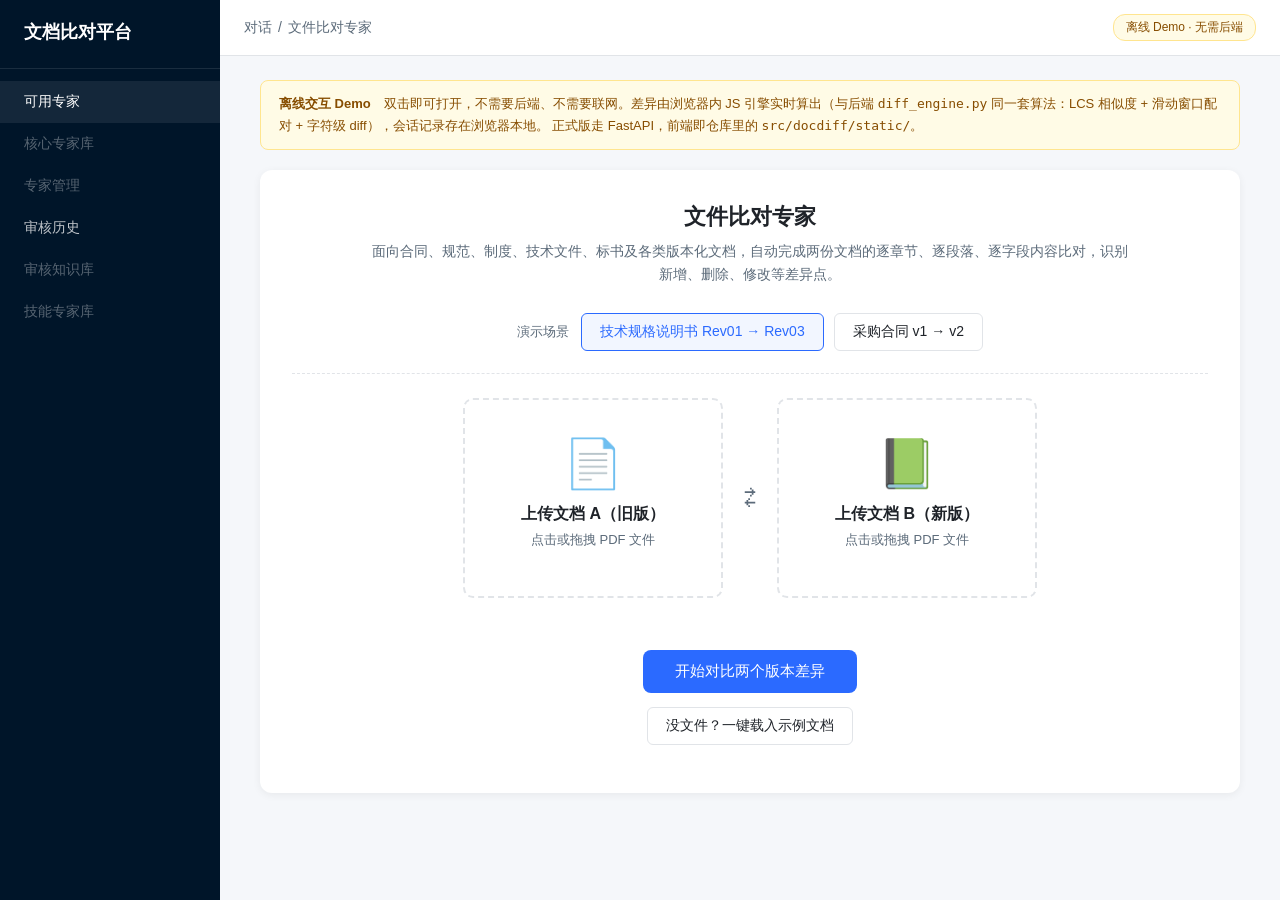
<file: samples/ui-demo.html>
<!DOCTYPE html>
<html lang="zh-CN">
<head>
<meta charset="UTF-8" />
<meta name="viewport" content="width=device-width, initial-scale=1.0" />
<title>文件比对专家 · 离线交互 Demo</title>
<style>
:root{--primary:#2b6aff;--primary-hover:#1b5af0;--bg:#f5f7fa;--sidebar-bg:#001529;--card-bg:#fff;--text:#1f2329;--text-secondary:#5c6b7a;--border:#e1e4e8;--success:#00b578;--warning:#faad14;--danger:#ff4d4f}
*{box-sizing:border-box}
html,body{margin:0;padding:0;height:100%;font-family:-apple-system,BlinkMacSystemFont,"Segoe UI",Roboto,"PingFang SC","Microsoft YaHei",sans-serif;background:var(--bg);color:var(--text)}
.app{display:flex;height:100vh;overflow:hidden}
.sidebar{width:220px;background:var(--sidebar-bg);color:#fff;flex-shrink:0;padding:20px 0}
.logo{font-size:18px;font-weight:600;padding:0 24px 24px;border-bottom:1px solid rgba(255,255,255,.1)}
nav{margin-top:12px}
.nav-item{display:block;padding:12px 24px;color:rgba(255,255,255,.75);text-decoration:none;font-size:14px;cursor:pointer}
.nav-item:hover,.nav-item.active{color:#fff;background:rgba(255,255,255,.08)}
.nav-item.dim{cursor:default;opacity:.45}
.nav-item.dim:hover{background:none;color:rgba(255,255,255,.75)}
.main{flex:1;display:flex;flex-direction:column;overflow:hidden}
.topbar{height:56px;background:#fff;border-bottom:1px solid var(--border);display:flex;align-items:center;justify-content:space-between;padding:0 24px}
.breadcrumb{color:var(--text-secondary);font-size:14px}
.breadcrumb span{margin-right:6px}
.topbar-tag{font-size:12px;color:#874d00;background:#fffbe6;border:1px solid #ffe58f;border-radius:12px;padding:4px 12px}
.workspace{flex:1;overflow-y:auto;padding:24px}
.card{background:var(--card-bg);border-radius:12px;box-shadow:0 2px 8px rgba(0,0,0,.06);padding:32px;max-width:980px;margin:0 auto 20px}
.card-title{font-size:22px;margin:0 0 8px;text-align:center}
.card-desc{color:var(--text-secondary);text-align:center;max-width:760px;margin:0 auto 28px;font-size:14px;line-height:1.6}
.scenario-row{display:flex;align-items:center;justify-content:center;gap:10px;flex-wrap:wrap;margin-bottom:24px;padding-bottom:22px;border-bottom:1px dashed var(--border)}
.scenario-label{font-size:13px;color:var(--text-secondary);margin-right:2px}
.scenario-btn{font-size:13px;padding:7px 14px}
.scenario-btn.on{border-color:var(--primary);color:var(--primary);background:rgba(43,106,255,.06)}
.upload-row{display:flex;align-items:center;justify-content:center;gap:20px;margin-bottom:20px}
.upload-box{width:260px;height:200px;border:2px dashed var(--border);border-radius:10px;display:flex;flex-direction:column;align-items:center;justify-content:center;cursor:pointer;transition:border-color .2s,background .2s}
.upload-box:hover,.upload-box.dragover{border-color:var(--primary);background:rgba(43,106,255,.03)}
.upload-box.has-file{border-color:var(--success);background:rgba(0,181,120,.04)}
.upload-icon{font-size:48px;margin-bottom:12px}
.upload-title{font-weight:600;margin-bottom:6px}
.upload-hint{font-size:13px;color:var(--text-secondary)}
.file-name{margin-top:10px;font-size:13px;color:var(--success);max-width:220px;overflow:hidden;text-overflow:ellipsis;white-space:nowrap}
.upload-vs{font-size:28px;color:var(--text-secondary)}
.file-note{text-align:center;color:var(--text-secondary);font-size:12.5px;min-height:18px;margin-bottom:14px}
.primary-btn{display:block;margin:0 auto;padding:12px 32px;background:var(--primary);color:#fff;border:none;border-radius:8px;font-size:15px;cursor:pointer}
.primary-btn:hover:not(:disabled){background:var(--primary-hover)}
.primary-btn:disabled{background:#b7c4e0;cursor:not-allowed}
.secondary-btn{padding:9px 18px;background:#fff;color:var(--text);border:1px solid var(--border);border-radius:6px;font-size:14px;cursor:pointer}
.secondary-btn:hover{border-color:var(--primary);color:var(--primary)}
.error-msg{color:var(--danger);text-align:center;margin-top:16px;font-size:14px}
.hidden{display:none !important}
.result-header{display:flex;justify-content:space-between;align-items:flex-start;margin-bottom:20px}
.status-badge{display:inline-block;padding:6px 14px;border-radius:20px;font-size:13px;font-weight:600}
.status-badge.success{background:rgba(0,181,120,.12);color:var(--success)}
.status-badge.error{background:rgba(255,77,79,.1);color:var(--danger)}
.meta{margin-top:8px;color:var(--text-secondary);font-size:13px}
.stats{display:flex;gap:10px}
.stat-badge{padding:6px 14px;border-radius:20px;font-size:13px;font-weight:500}
.stat-badge.similar{background:#e6f7f0;color:var(--success)}
.stat-badge.modified{background:#fff7e6;color:var(--warning)}
.stat-badge.added{background:#e6f4ff;color:var(--primary)}
.stat-badge.deleted{background:#fff1f0;color:var(--danger)}
.action-bar{display:flex;gap:12px;justify-content:center;margin-bottom:24px;flex-wrap:wrap}
.action-bar .primary-btn{margin:0}
.summary-box{background:#f8fafc;border:1px solid var(--border);border-radius:8px;padding:16px 20px;font-size:14px;line-height:1.7;margin-bottom:24px}
.chat-section{border-top:1px solid var(--border);padding-top:20px}
.chat-title{font-weight:600;margin-bottom:12px}
.chat-hints{display:flex;gap:8px;flex-wrap:wrap;margin-bottom:10px}
.chat-hint{padding:5px 12px;border-radius:14px;border:1px solid var(--border);background:#fff;font-size:12px;color:var(--text-secondary);cursor:pointer}
.chat-hint:hover{border-color:var(--primary);color:var(--primary)}
.chat-history{max-height:300px;overflow-y:auto;background:#f8fafc;border-radius:8px;padding:12px;margin-bottom:12px}
.chat-bubble{margin-bottom:10px;padding:10px 14px;border-radius:10px;font-size:14px;line-height:1.6;max-width:88%;white-space:pre-wrap}
.chat-bubble.user{background:var(--primary);color:#fff;margin-left:auto;border-bottom-right-radius:2px}
.chat-bubble.assistant{background:#fff;border:1px solid var(--border);border-bottom-left-radius:2px}
.chat-bubble.pending{color:var(--text-secondary)}
.bubble-ts{display:block;margin-top:4px;font-size:11px;opacity:.65}
.chat-input-row{display:flex;gap:10px}
.chat-input-row input{flex:1;padding:10px 14px;border:1px solid var(--border);border-radius:8px;font-size:14px}
.chat-input-row button{margin:0;padding:10px 22px}
.report-toolbar{display:flex;align-items:center;justify-content:space-between;margin-bottom:20px}
.report-title{font-size:18px;font-weight:600}
.report-body{line-height:1.8;font-size:14px}
.report-body h1{font-size:22px;border-bottom:2px solid var(--border);padding-bottom:10px}
.report-body h2{font-size:18px;margin-top:28px}
.report-body h3{font-size:15px;margin-top:18px}
.report-body ul{padding-left:20px}
.report-body .diff-del{background:#ffe6e6;text-decoration:line-through}
.report-body .diff-ins{background:#e6ffe6;text-decoration:underline}
.locate-panel{border:1px solid var(--border);border-radius:10px;padding:16px 18px;margin-bottom:24px;background:#fcfdff}
.locate-head{margin-bottom:14px}
.locate-title{font-size:16px;font-weight:600}
.locate-hint{font-size:13px;color:var(--text-secondary);margin-top:4px}
.locate-list{display:flex;flex-direction:column;gap:12px}
.locate-card{border:1px solid var(--border);border-radius:8px;background:#fff;padding:12px 14px}
.locate-card.flash{animation:locate-flash 1.6s ease;border-color:var(--primary)}
@keyframes locate-flash{0%,100%{box-shadow:none}20%,60%{box-shadow:0 0 0 3px rgba(43,106,255,.18)}}
.locate-card-head{display:flex;align-items:center;gap:8px;flex-wrap:wrap}
.locate-idx{font-weight:600;font-size:14px}
.locate-status{font-size:12px;padding:2px 8px;border-radius:10px;background:#f0f2f7;color:var(--text-secondary)}
.locate-status.s-modified{background:rgba(250,173,20,.14);color:#b07800}
.locate-status.s-added{background:rgba(0,181,120,.14);color:#00875a}
.locate-status.s-deleted{background:rgba(255,77,79,.12);color:var(--danger)}
.page-badge{font-size:12px;padding:2px 8px;border-radius:10px;border:1px solid var(--border);color:var(--text-secondary)}
.locate-reason{font-size:13px;color:var(--text-secondary);margin:8px 0 10px}
.locate-cols{display:grid;grid-template-columns:1fr 1fr;gap:12px}
@media (max-width:720px){.locate-cols{grid-template-columns:1fr}}
.locate-col-title{font-size:12px;color:var(--text-secondary);margin-bottom:4px}
.locate-text{font-size:13px;line-height:1.8;padding:8px 10px;border:1px solid var(--border);border-radius:6px;background:#fafbfc;word-break:break-word;max-height:200px;overflow:auto}
.locate-text.empty{color:var(--text-secondary)}
.locate-text .diff-del{background:#ffe6e6;text-decoration:line-through}
.locate-text .diff-ins{background:#e6ffe6;text-decoration:underline}
.ref-link{color:var(--primary);text-decoration:none;font-weight:600}
.ref-link:hover{text-decoration:underline}
.history-header{display:flex;justify-content:space-between;align-items:flex-start;margin-bottom:16px}
.history-title{font-size:20px;margin:0 0 6px}
.history-sub{color:var(--text-secondary);font-size:13px}
.history-search{width:100%;padding:10px 14px;border:1px solid var(--border);border-radius:8px;font-size:14px;margin-bottom:16px}
.history-search:focus{outline:none;border-color:var(--primary)}
.history-list{display:flex;flex-direction:column;gap:12px}
.history-item{border:1px solid var(--border);border-radius:10px;padding:14px 18px;cursor:pointer;transition:border-color .15s,box-shadow .15s}
.history-item:hover{border-color:var(--primary);box-shadow:0 2px 10px rgba(43,106,255,.08)}
.history-item-top{display:flex;justify-content:space-between;align-items:center;gap:12px}
.history-item-title{font-weight:600;font-size:15px;overflow:hidden;text-overflow:ellipsis;white-space:nowrap}
.history-item-time{color:var(--text-secondary);font-size:12px;flex-shrink:0}
.history-item-summary{color:var(--text-secondary);font-size:13px;margin-top:6px;line-height:1.6}
.history-item-foot{display:flex;justify-content:space-between;align-items:center;margin-top:10px;gap:12px;flex-wrap:wrap}
.history-item-badges{display:flex;gap:8px;flex-wrap:wrap}
.history-item-badges .stat-badge{font-size:12px;padding:4px 10px}
.history-item-actions{display:flex;gap:8px}
.history-empty{text-align:center;color:var(--text-secondary);padding:40px 0;font-size:14px}
.link-danger{background:none;border:none;color:var(--danger);font-size:13px;cursor:pointer;padding:0}
.link-danger:hover{text-decoration:underline}
.loading{position:fixed;inset:0;background:rgba(255,255,255,.85);display:flex;flex-direction:column;align-items:center;justify-content:center;z-index:100}
.spinner{width:44px;height:44px;border:4px solid var(--border);border-top-color:var(--primary);border-radius:50%;animation:spin 1s linear infinite}
@keyframes spin{to{transform:rotate(360deg)}}
.loading-text{margin-top:14px;color:var(--text-secondary)}
.demo-banner{max-width:980px;margin:0 auto 20px;padding:12px 18px;border-radius:8px;background:#fffbe6;border:1px solid #ffe58f;color:#874d00;font-size:13px;line-height:1.7}
.trace{max-width:980px;margin:0 auto 20px;background:#0b1020;color:#c9d4e8;border-radius:10px;padding:16px 20px;font-family:Consolas,Monaco,monospace;font-size:12.5px;line-height:1.75;display:none;white-space:pre-wrap}
.trace-title{color:#7ee0b8;font-weight:600;margin-bottom:8px}
.trace .ok{color:#7ee0b8}
.trace .dim{color:#7c8aa5}
</style>
</head>
<body>
<div class="app">
  <aside class="sidebar">
    <div class="logo">文档比对平台</div>
    <nav>
      <a class="nav-item active" id="nav-expert" href="#">可用专家</a>
      <a class="nav-item dim" href="#">核心专家库</a>
      <a class="nav-item dim" href="#">专家管理</a>
      <a class="nav-item" id="nav-history" href="#">审核历史</a>
      <a class="nav-item dim" href="#">审核知识库</a>
      <a class="nav-item dim" href="#">技能专家库</a>
    </nav>
  </aside>

  <main class="main">
    <header class="topbar">
      <div class="breadcrumb"><span>对话</span><span>/</span><span>文件比对专家</span></div>
      <div class="topbar-tag" id="store-tag">离线 Demo · 无需后端</div>
    </header>

    <section class="workspace">
      <div class="demo-banner">
        <strong>离线交互 Demo</strong>　双击即可打开，不需要后端、不需要联网。差异由浏览器内 JS 引擎实时算出（与后端 <code>diff_engine.py</code> 同一套算法：LCS 相似度 + 滑动窗口配对 + 字符级 diff），会话记录存在浏览器本地。
        正式版走 FastAPI，前端即仓库里的 <code>src/docdiff/static/</code>。
      </div>

      <!-- 上传区 -->
      <div id="upload-view" class="card">
        <h1 class="card-title">文件比对专家</h1>
        <p class="card-desc">面向合同、规范、制度、技术文件、标书及各类版本化文档，自动完成两份文档的逐章节、逐段落、逐字段内容比对，识别新增、删除、修改等差异点。</p>

        <div class="scenario-row">
          <span class="scenario-label">演示场景</span>
          <button class="secondary-btn scenario-btn on" data-scenario="spec">技术规格说明书 Rev01 → Rev03</button>
          <button class="secondary-btn scenario-btn" data-scenario="contract">采购合同 v1 → v2</button>
        </div>

        <div class="upload-row">
          <div class="upload-box" id="drop-old">
            <input type="file" id="old-pdf" accept="application/pdf" hidden />
            <div class="upload-icon">📄</div>
            <div class="upload-title">上传文档 A（旧版）</div>
            <div class="upload-hint">点击或拖拽 PDF 文件</div>
            <div class="file-name" id="old-name"></div>
          </div>
          <div class="upload-vs">⇄</div>
          <div class="upload-box" id="drop-new">
            <input type="file" id="new-pdf" accept="application/pdf" hidden />
            <div class="upload-icon">📗</div>
            <div class="upload-title">上传文档 B（新版）</div>
            <div class="upload-hint">点击或拖拽 PDF 文件</div>
            <div class="file-name" id="new-name"></div>
          </div>
        </div>

        <div class="file-note" id="file-note"></div>

        <button id="compare-btn" class="primary-btn">开始对比两个版本差异</button>
        <div style="text-align:center;margin-top:14px">
          <button id="demo-btn" class="secondary-btn">没文件？一键载入示例文档</button>
        </div>
        <div id="error-msg" class="error-msg"></div>
      </div>

      <pre id="trace" class="trace"></pre>

      <!-- 结果概览 -->
      <div id="result-view" class="card hidden">
        <div class="result-header">
          <div>
            <div class="status-badge success" id="status-badge">✓ 比对完成</div>
            <div class="meta" id="compare-meta"></div>
          </div>
          <div class="stats" id="stats-badges"></div>
        </div>

        <div class="action-bar">
          <button id="view-report-btn" class="primary-btn">查看详细报告</button>
          <button id="copy-btn" class="secondary-btn">复制结论</button>
          <button id="download-md-btn" class="secondary-btn">下载报告</button>
          <button id="restart-btn" class="secondary-btn">重新比对</button>
        </div>

        <div id="summary-box" class="summary-box"></div>

        <div class="chat-section">
          <div class="chat-title">💬 差异问答</div>
          <div class="chat-hints" id="chat-hints"></div>
          <div id="chat-history" class="chat-history"></div>
          <div class="chat-input-row">
            <input id="chat-input" type="text" placeholder="向专家提问，例如：这两份文档有什么差别？" />
            <button id="chat-send" class="primary-btn">发送</button>
          </div>
        </div>
      </div>

      <!-- 报告详情 -->
      <div id="report-view" class="card hidden">
        <div class="report-toolbar">
          <button id="back-btn" class="secondary-btn">← 返回</button>
          <div class="report-title">版本差异对比报告</div>
          <div></div>
        </div>
        <div id="locate-panel" class="locate-panel hidden">
          <div class="locate-head">
            <div class="locate-title">原文对照与定位</div>
            <div class="locate-hint">红删绿增，逐条对回原文位置；问答里的 [序号] 可直接点进来（演示文档是内置的，用段落序号定位，正式版显示 PDF 页码）</div>
          </div>
          <div id="locate-list" class="locate-list"></div>
        </div>
        <div id="report-body" class="report-body"></div>
      </div>

      <!-- 审核历史 -->
      <div id="history-view" class="card hidden">
        <div class="history-header">
          <div>
            <h2 class="history-title">审核历史</h2>
            <div class="history-sub" id="history-sub">每次比对自动存档，消息带时间戳，刷新页面或关掉浏览器都不丢</div>
          </div>
          <button id="history-refresh-btn" class="secondary-btn">刷新</button>
        </div>
        <input id="history-search" class="history-search" type="text" placeholder="搜索会话：标题、结论或对话内容…" />
        <div id="history-list" class="history-list"></div>
      </div>
    </section>
  </main>
</div>

<div id="loading" class="loading hidden">
  <div class="spinner"></div>
  <div class="loading-text">正在解析与比对文档，请稍候…</div>
</div>

<script>
/* =========================================================================
   ENGINE_START — 纯函数比对引擎（与 src/docdiff/services/diff_engine.py 同算法）
   不依赖 DOM，可被 node 直接加载做离线校验
   ========================================================================= */
const PUNCT_RE = /[\s，。、；：""''（）《》【】「」〔〕,.!?;:()\[\]"'`~!@#$%^&*+=|\\\/<>\-—–_…·]/g;

/** 归一化：去空白与标点，转小写（中文场景下大小写影响很小，但保留对英文缩写的鲁棒性） */
function normalizeText(s) {
  return (s || "").replace(PUNCT_RE, "").toLowerCase();
}

/** LCS 长度，滚动数组省内存 */
function lcsLength(a, b) {
  const m = a.length, n = b.length;
  if (!m || !n) return 0;
  let prev = new Array(n + 1).fill(0);
  let cur = new Array(n + 1).fill(0);
  for (let i = 1; i <= m; i++) {
    for (let j = 1; j <= n; j++) {
      cur[j] = a[i - 1] === b[j - 1] ? prev[j - 1] + 1 : Math.max(prev[j], cur[j - 1]);
    }
    const tmp = prev; prev = cur; cur = tmp; cur.fill(0);
  }
  return prev[n];
}

/** 归一化后的相似度：2*LCS/(len_a+len_b)，取值 0~1 */
function similarity(a, b) {
  const x = normalizeText(a), y = normalizeText(b);
  if (!x && !y) return 1;
  if (!x || !y) return 0;
  if (x === y) return 1;
  return (2 * lcsLength(x, y)) / (x.length + y.length);
}

/** 字符级 diff：返回 [{type:'equal'|'del'|'ins', text}]，del=旧版独有，ins=新版独有 */
function charDiff(a, b) {
  const m = a.length, n = b.length;
  const dp = Array.from({ length: m + 1 }, () => new Int32Array(n + 1));
  for (let i = m - 1; i >= 0; i--) {
    for (let j = n - 1; j >= 0; j--) {
      dp[i][j] = a[i] === b[j] ? dp[i + 1][j + 1] + 1 : Math.max(dp[i + 1][j], dp[i][j + 1]);
    }
  }
  const ops = [];
  const push = (t, ch) => {
    const last = ops[ops.length - 1];
    if (last && last.type === t) last.text += ch;
    else ops.push({ type: t, text: ch });
  };
  let i = 0, j = 0;
  while (i < m && j < n) {
    if (a[i] === b[j]) { push("equal", a[i]); i++; j++; }
    else if (dp[i + 1][j] >= dp[i][j + 1]) { push("del", a[i]); i++; }
    else { push("ins", b[j]); j++; }
  }
  while (i < m) push("del", a[i++]);
  while (j < n) push("ins", b[j++]);
  return ops;
}

/**
 * 段落配对：滑动窗口 + 相似度阈值。
 * 用窗口而不是全局最优，是为了抗大段插入和删除。新文档中间插进一大段之后，
 * 全局匹配会把后半段全部错位配成修改，窗口法能把错位限制在局部。
 */
function pairParagraphs(oldP, newP, threshold, window) {
  const matchedOld = new Set(), matchedNew = new Set(), pairs = [];
  for (let i = 0; i < oldP.length; i++) {
    if (matchedOld.has(i)) continue;
    const start = Math.max(0, i - window);
    const end = Math.min(newP.length, i + window + 1);
    let bestJ = null, bestScore = -1;
    for (let j = start; j < end; j++) {
      if (matchedNew.has(j)) continue;
      const score = similarity(oldP[i], newP[j]);
      if (score > bestScore) { bestScore = score; bestJ = j; }
    }
    if (bestJ !== null && bestScore >= threshold) {
      matchedOld.add(i); matchedNew.add(bestJ);
      pairs.push({ i, j: bestJ, score: bestScore });
    }
  }
  return { pairs, matchedOld, matchedNew };
}

/** 完整比对：输出 items（带 seq 序号）、stats、结论、风险等级 */
function computeDiff(oldParas, newParas, opts) {
  const o = Object.assign({ threshold: 0.6, window: 5 }, opts || {});
  const { pairs, matchedOld, matchedNew } = pairParagraphs(oldParas, newParas, o.threshold, o.window);

  const items = [];
  pairs.forEach((p) => {
    const same = normalizeText(oldParas[p.i]) === normalizeText(newParas[p.j]);
    items.push({
      status: same ? "similar" : "modified",
      oldIdx: p.i, newIdx: p.j, score: p.score,
      oldText: oldParas[p.i], newText: newParas[p.j],
    });
  });
  oldParas.forEach((t, i) => {
    if (!matchedOld.has(i)) items.push({ status: "deleted", oldIdx: i, newIdx: null, score: 0, oldText: t, newText: null });
  });
  newParas.forEach((t, j) => {
    if (!matchedNew.has(j)) items.push({ status: "added", oldIdx: null, newIdx: j, score: 0, oldText: null, newText: t });
  });

  // 按原文位置排序，再统一编号，保证报告里的 [n] 与阅读顺序一致
  items.sort((x, y) => {
    const kx = x.oldIdx === null ? x.newIdx : x.oldIdx;
    const ky = y.oldIdx === null ? y.newIdx : y.oldIdx;
    return kx - ky;
  });
  items.forEach((it, k) => { it.seq = k + 1; });

  const stats = { similar: 0, modified: 0, added: 0, deleted: 0, total: items.length };
  items.forEach((it) => { stats[it.status]++; });

  let comparable = true, riskLevel = "低", summary = "";
  if (stats.similar === 0 && oldParas.length > 2 && newParas.length > 2) {
    comparable = false;
    riskLevel = "高";
    summary = "两份文档主题或结构差异极大，无法判定为同一文档的不同版本，建议上传同源文档的旧版与新版。";
  } else if (stats.total === 0) {
    comparable = false;
    riskLevel = "高";
    summary = "两份文档均无可识别文本内容，无法比对。";
  } else {
    if (stats.added + stats.deleted > stats.modified + stats.similar) riskLevel = "高";
    else if (stats.modified > stats.similar) riskLevel = "中";
    summary =
      `共比对 ${stats.total} 组段落：相似 ${stats.similar} 处、修改 ${stats.modified} 处、` +
      `新增 ${stats.added} 处、删除 ${stats.deleted} 处，整体匹配率约 ` +
      `${Math.round((stats.similar / stats.total) * 100)}%，风险等级 ${riskLevel}。`;
  }

  return { comparable, riskLevel, summary, stats, items };
}

/** 风险关键词规则：命中即列入待复核风险点 */
const RISK_RULES = [
  { name: "金额字段", re: /(金额|金额为|价款|价格|费用|元|万元|付款|支付)/, tip: "涉及金额字段，需核对是否与审批口径一致" },
  { name: "工期节点", re: /(工期|期限|交付|时间|日期|月|自.*起算|排期)/, tip: "工期/期限变更，需评估是否影响里程碑承诺" },
  { name: "技术指标", re: /(QPS|毫秒|并发|性能|响应|核|内存|GB|配置)/, tip: "技术指标变更，需确认是否可达成" },
  { name: "数量规格", re: /(数量|台|套|台数|设备|型号)/, tip: "数量/规格变更，需确认采购与预算是否同步" },
  { name: "责任条款", re: /(保密|违约|责任|赔偿|验收|罚则)/, tip: "合同条款变更，需法务确认是否为误删或非预期改动" },
  { name: "版本信息", re: /(Rev|版本|发布日期)/, tip: "版本标识变更，需确认文件归档版本正确" },
];

/**
 * 每个差异项只取第一条命中的规则（按 RISK_RULES 优先级）。
 * 不这么做的话，一句「合同金额为 150 万元，按五期分期支付」会同时命中
 * 金额、工期、条款三条规则，风险点数量虚高，反而稀释了真正需要注意的项。
 */
function collectRiskPoints(items) {
  const points = [];
  items.forEach((it) => {
    if (it.status === "similar") return;
    const text = (it.oldText || "") + " " + (it.newText || "");
    const hit = RISK_RULES.find((r) => r.re.test(text));
    if (hit) points.push({ seq: it.seq, rule: hit.name, tip: hit.tip });
  });
  return points;
}
/* ============================ ENGINE_END ============================ */

/* ============================ 示例文档（两套场景） ============================ */
const SCENARIOS = {
  spec: {
    label: "技术规格说明书",
    fileA: "技术规格说明书_Rev01.pdf",
    fileB: "技术规格说明书_Rev03.pdf",
    old: [
      "301 项目运行环境技术规格说明书（Rev 01）",
      "第一条 项目概述",
      "本文件为 301 项目运行环境的技术规格说明，用于明确硬件配置、操作系统、数据库及软件依赖等技术参数。",
      "本版本为 Rev 01，发布日期为 2026 年 3 月 1 日。",
      "第二条 硬件配置要求",
      "应用服务器数量：1 台。",
      "应用服务器配置：CPU 8 核，内存 32GB，系统盘 500GB SSD，数据盘 2TB。",
      "数据库服务器配置：CPU 16 核，内存 64GB，数据盘 4TB SSD。",
      "第三条 软件与操作系统",
      "操作系统：Ubuntu 22.04.5 LTS。",
      "数据库：MySQL 8.0.35。",
      "运行时：Python 3.10，Docker 24.0。",
      "第四条 性能指标",
      "系统在标准负载下单接口响应时间不超过 800 毫秒。",
      "并发能力要求：不低于 200 QPS。",
      "第五条 项目工期与交付",
      "项目总工期为 12 个月，自合同生效日起算。",
      "合同金额为 100 万元，按四期分期支付。",
      "保密期限为五年，自项目验收之日起算。",
    ],
    new: [
      "301 项目运行环境技术规格说明书（Rev 03）",
      "第一条 项目概述",
      "本文件为 301 项目运行环境的技术规格说明，用于明确硬件配置、操作系统、数据库及软件依赖等技术参数。",
      "本版本为 Rev 03，发布日期为 2026 年 9 月 15 日。",
      "第二条 硬件配置要求",
      "应用服务器数量：2 台。",
      "应用服务器配置：CPU 16 核，内存 64GB，系统盘 500GB SSD，数据盘 2TB。",
      "数据库服务器配置：CPU 16 核，内存 64GB，数据盘 4TB SSD。",
      "新增：配置负载均衡设备 1 台，型号 F5-BIG-LTM。",
      "第三条 软件与操作系统",
      "操作系统：Ubuntu 24.04.1 LTS。",
      "数据库：MySQL 8.4.2。",
      "运行时：Python 3.12，Docker 27.1。",
      "第四条 性能指标",
      "系统在标准负载下单接口响应时间不超过 500 毫秒。",
      "并发能力要求：不低于 500 QPS。",
      "第五条 项目工期与交付",
      "项目总工期为 18 个月，自合同生效日起算。",
      "合同金额为 150 万元，按五期分期支付。",
      "新增：验收标准需通过第三方性能检测机构出具报告。",
      "新增：违约责任按合同总金额的 5% 计算。",
    ],
  },
  contract: {
    label: "采购合同",
    fileA: "采购合同_HT-2026-0311_v1.pdf",
    fileB: "采购合同_HT-2026-0311_v2.pdf",
    old: [
      "采购合同（合同编号 HT-2026-0311）",
      "第一条 合同标的",
      "甲方向乙方采购 301 项目运行环境配套设备，含应用服务器、数据库服务器各一批。",
      "第二条 合同金额与支付",
      "合同总金额为人民币 100 万元（含税）。",
      "付款方式：合同签订后支付 30%，验收合格后支付 60%，质保期满支付 10%。",
      "第三条 交付与工期",
      "乙方应于合同生效之日起 60 日内完成全部设备交付。",
      "交付地点：北京市海淀区甲方指定机房。",
      "乙方应提供不少于 3 人的现场实施团队。",
      "第四条 质量保证与验收",
      "设备质保期为验收合格之日起 12 个月。",
      "验收标准按附件一技术规格说明书执行。",
      "第五条 保密与违约",
      "双方对合同内容及履约过程中知悉的商业秘密负有保密义务，保密期限为三年。",
      "乙方逾期交付的，每逾期一日按合同总金额的 0.5% 支付违约金。",
    ],
    new: [
      "采购合同（合同编号 HT-2026-0311）",
      "第一条 合同标的",
      "甲方向乙方采购 301 项目运行环境配套设备，含应用服务器、数据库服务器各一批，并新增负载均衡设备 1 台。",
      "第二条 合同金额与支付",
      "合同总金额为人民币 128 万元（含税）。",
      "付款方式：合同签订后支付 20%，验收合格后支付 70%，质保期满支付 10%。",
      "第三条 交付与工期",
      "乙方应于合同生效之日起 90 日内完成全部设备交付。",
      "交付地点：北京市昌平区甲方指定机房。",
      "因甲方原因造成的延期，交付工期相应顺延。",
      "第四条 质量保证与验收",
      "设备质保期为验收合格之日起 36 个月。",
      "验收标准按附件一技术规格说明书执行，并要求通过第三方性能检测机构出具报告。",
      "第五条 保密与违约",
      "双方对合同内容及履约过程中知悉的商业秘密负有保密义务，保密期限为三年。",
      "乙方逾期交付的，每逾期一日按合同总金额的 1% 支付违约金。",
      "甲方逾期付款的，每逾期一日按未付款项的 0.05% 支付违约金。",
    ],
  },
};

/* ============================ 报告生成 ============================ */
function esc(s) {
  return String(s == null ? "" : s).replace(/&/g, "&amp;").replace(/</g, "&lt;").replace(/>/g, "&gt;");
}

function renderCharDiff(oldText, newText) {
  return charDiff(oldText, newText)
    .map((op) => {
      if (op.type === "equal") return esc(op.text);
      if (op.type === "del") return `<del class="diff-del">${esc(op.text)}</del>`;
      return `<ins class="diff-ins">${esc(op.text)}</ins>`;
    })
    .join("");
}

const STATUS_LABEL = { similar: "一致", modified: "修改", added: "新增", deleted: "删除" };

function generateReport(result, names) {
  const [oldName, newName] = names;
  const s = result.stats;
  const lines = [];
  const html = [];

  lines.push("# 版本差异对比报告", "", `（${oldName} vs ${newName}）`, "");

  // 综合审核结论
  const pass = result.comparable && result.riskLevel !== "高";
  lines.push("## 综合审核结论", "",
    `- 审核结果：${result.comparable ? (pass ? "通过" : "不通过") : "不通过"}`,
    `- 总体风险等级：${result.riskLevel}`,
    `- 结论：${result.summary}`, "");

  // 规则统计
  lines.push("## 规则统计", "",
    `- 共比对：${s.total} 组`, `- 一致：${s.similar}`, `- 修改：${s.modified}`,
    `- 新增：${s.added}`, `- 删除：${s.deleted}`, "");

  // 规则引擎分析
  const changeRate = s.total ? Math.round(((s.modified + s.added + s.deleted) / s.total) * 100) : 0;
  const points = collectRiskPoints(result.items);
  const avgScore = (() => {
    const arr = result.items.filter((i) => i.status === "modified").map((i) => i.score);
    return arr.length ? Math.round((arr.reduce((a, b) => a + b, 0) / arr.length) * 100) : 0;
  })();
  lines.push("## 规则引擎分析", "",
    `本次比对共覆盖 ${s.total} 组段落，其中一致 ${s.similar} 组，改动率约 ${changeRate}%` +
    (avgScore ? `，修改段落平均相似度 ${avgScore}%` : "") + "。", "");
  if (points.length) {
    lines.push("需重点复核的风险点：", "");
    points.forEach((p) => lines.push(`- [${p.seq}] ${p.rule}：${p.tip}`));
    lines.push("");
  } else {
    lines.push("未命中风险关键词规则，改动以文本性调整为主。", "");
  }

  // 审阅意见（离线 Demo 由规则模板生成，正式版为本地大模型生成）
  const mods = result.items.filter((i) => i.status === "modified");
  const adds = result.items.filter((i) => i.status === "added");
  const dels = result.items.filter((i) => i.status === "deleted");
  lines.push("## 大模型审阅意见", "");
  const opinionParts = [];
  opinionParts.push(
    `本次改动性质为${adds.length >= dels.length ? "增量扩张" : "条款收缩"}类变更，共 ${s.modified + s.added + s.deleted} 处变动。`
  );
  if (mods.length) {
    opinionParts.push(
      `修改集中在 ${[...new Set(points.map((p) => p.rule))].slice(0, 3).join("、") || "文本表述"} 等字段，` +
      `建议逐项与业务方确认变更依据。`
    );
  }
  if (dels.length) {
    opinionParts.push(`其中 ${dels.length} 处为整段删除（见 [${dels.map((d) => d.seq).join("][")}]），建议确认是否为误删。`);
  }
  if (adds.length) {
    opinionParts.push(`新增 ${adds.length} 处（见 [${adds.map((d) => d.seq).join("][")}]），需同步更新配套文档与验收口径。`);
  }
  opinionParts.push(`总体风险等级 ${result.riskLevel}，建议在定稿前完成上述风险点的复核留痕。`);
  lines.push(opinionParts.join(""), "");

  // 差异明细
  lines.push("## 差异明细", "");
  result.items.forEach((it) => {
    if (it.status === "similar") {
      lines.push(`### ${it.seq}. 一致 — 内容未变（相似度 ${Math.round(it.score * 100)}%）`, "");
      lines.push(`- 内容：${it.oldText}`, "");
    } else if (it.status === "modified") {
      lines.push(`### ${it.seq}. 修改 — 内容有改动（相似度 ${Math.round(it.score * 100)}%）`, "");
      lines.push(`- 旧版：${it.oldText}`, `- 新版：${it.newText}`, "");
    } else if (it.status === "added") {
      lines.push(`### ${it.seq}. 新增 — 新版新增段落`, "");
      lines.push(`- 新版：${it.newText}`, "");
    } else {
      lines.push(`### ${it.seq}. 删除 — 旧版删除段落`, "");
      lines.push(`- 旧版：${it.oldText}`, "");
    }
  });

  // ---- HTML ----
  html.push(`<h1>版本差异对比报告</h1>`);
  html.push(`<p>（${esc(oldName)} vs ${esc(newName)}）</p>`);
  html.push(`<h2>综合审核结论</h2><ul>`);
  html.push(`<li>审核结果：${result.comparable ? (pass ? "通过" : "不通过") : "不通过"}</li>`);
  html.push(`<li>总体风险等级：${esc(result.riskLevel)}</li>`);
  html.push(`<li>结论：${esc(result.summary)}</li></ul>`);
  html.push(`<h2>规则统计</h2><ul>`);
  html.push(`<li>共比对：${s.total} 组</li><li>一致：${s.similar}</li><li>修改：${s.modified}</li>`);
  html.push(`<li>新增：${s.added}</li><li>删除：${s.deleted}</li></ul>`);
  html.push(`<h2>规则引擎分析</h2>`);
  html.push(`<p>本次比对共覆盖 ${s.total} 组段落，其中一致 ${s.similar} 组，改动率约 ${changeRate}%` +
    (avgScore ? `，修改段落平均相似度 ${avgScore}%` : "") + `。</p>`);
  if (points.length) {
    html.push(`<p>需重点复核的风险点：</p><ul>`);
    points.forEach((p) => html.push(`<li>[${p.seq}] ${esc(p.rule)}：${esc(p.tip)}</li>`));
    html.push(`</ul>`);
  }
  html.push(`<h2>大模型审阅意见</h2><p>${esc(opinionParts.join(""))}</p>`);
  html.push(`<h2>差异明细</h2>`);
  result.items.forEach((it) => {
    if (it.status === "similar") {
      html.push(`<h3>${it.seq}. 一致 — 内容未变（相似度 ${Math.round(it.score * 100)}%）</h3>`);
      html.push(`<ul><li>内容：${esc(it.oldText)}</li></ul>`);
    } else if (it.status === "modified") {
      html.push(`<h3>${it.seq}. 修改 — 内容有改动（相似度 ${Math.round(it.score * 100)}%）</h3><ul>`);
      html.push(`<li>旧版：${esc(it.oldText)}</li><li>新版：${esc(it.newText)}</li>`);
      html.push(`<li>字符级对比：${renderCharDiff(it.oldText, it.newText)}</li></ul>`);
    } else if (it.status === "added") {
      html.push(`<h3>${it.seq}. 新增 — 新版新增段落</h3>`);
      html.push(`<ul><li>新版：${esc(it.newText)}</li></ul>`);
    } else {
      html.push(`<h3>${it.seq}. 删除 — 旧版删除段落</h3>`);
      html.push(`<ul><li>旧版：${esc(it.oldText)}</li></ul>`);
    }
  });

  return { html: html.join("\n"), markdown: lines.join("\n") };
}

/* ============================ 差异问答（离线规则版） ============================ */
/**
 * 正式版这里会带上全部差异上下文请求本地大模型；
 * Demo 用关键词路由 + 引用序号，保证离线也能演示「回答里带 [n] 溯源」这个亮点。
 */
function answerQuestion(question, result) {
  const q = question || "";
  const items = result.items;
  const changed = items.filter((i) => i.status !== "similar");
  const pick = (re) => changed.filter((i) => re.test((i.oldText || "") + (i.newText || "")));
  const fmt = (list, limit = 6) => list.slice(0, limit)
    .map((i) => `[${i.seq}] ${i.status === "added" ? "新增 " : i.status === "deleted" ? "删除 " : "修改 "}${i.newText || i.oldText}`)
    .join("\n");

  if (/金额|价格|费用|钱|付款|支付|预算/.test(q)) {
    const list = pick(/金额|价款|价格|费用|元|支付/);
    return list.length
      ? `涉及金额字段的改动共 ${list.length} 处：\n${fmt(list)}\n建议核对是否与审批口径一致。`
      : "本次比对未发现金额相关字段的改动。";
  }
  if (/工期|时间|日期|排期|进度|交付期/.test(q)) {
    const list = pick(/工期|期限|交付|日期|月|起算/);
    return list.length
      ? `工期与时间相关改动共 ${list.length} 处：\n${fmt(list)}\n需评估是否影响里程碑承诺与排期。`
      : "本次比对未发现工期或时间节点的改动。";
  }
  if (/性能|指标|QPS|并发|响应|配置|硬件|服务器/.test(q)) {
    const list = pick(/QPS|毫秒|并发|性能|响应|核|内存|GB|服务器|配置/);
    return list.length
      ? `技术指标与配置相关改动共 ${list.length} 处：\n${fmt(list)}\n需确认现网架构能否达成，避免验收风险。`
      : "本次比对未发现技术指标或硬件配置的改动。";
  }
  if (/删除|删掉|少了|缺/.test(q)) {
    const list = changed.filter((i) => i.status === "deleted");
    return list.length
      ? `共有 ${list.length} 处整段删除：\n${fmt(list)}\n删除类改动风险最高，建议确认是否为误删。`
      : "本次比对没有删除类改动。";
  }
  if (/新增|加了|多出/.test(q)) {
    const list = changed.filter((i) => i.status === "added");
    return list.length
      ? `共有 ${list.length} 处新增：\n${fmt(list)}\n建议同步更新配套文档与验收口径。`
      : "本次比对没有新增类改动。";
  }
  if (/风险|风险点|要注意|重点|复核/.test(q)) {
    const points = collectRiskPoints(items);
    if (!points.length) return "本次改动未命中风险关键词规则，总体风险较低。";
    return `共命中 ${points.length} 个待复核风险点：\n` +
      points.slice(0, 8).map((p) => `[${p.seq}] ${p.rule}：${p.tip}`).join("\n") +
      `\n整体风险等级 ${result.riskLevel}。`;
  }
  if (/结论|总结|怎么样|总体|概况|通过/.test(q)) {
    return `${result.summary}\n主要变动集中在：\n${fmt(changed, 8)}`;
  }
  if (!changed.length) return "两份文档内容完全一致，未发现差异。";

  const head = changed.slice(0, 6).map((i) => `[${i.seq}] ${STATUS_LABEL[i.status]}：${i.newText || i.oldText}`);
  return `共发现 ${changed.length} 处差异（相似 ${result.stats.similar} / 修改 ${result.stats.modified} / 新增 ${result.stats.added} / 删除 ${result.stats.deleted}）：\n` +
    head.join("\n") + (changed.length > 6 ? `\n…… 其余 ${changed.length - 6} 处见详细报告。` : "");
}

/* ============================ 会话存储（本地持久化） ============================ */
/**
 * 设计上刻意对齐后端的 history_store：一个会话一条记录（对应后端一个 JSON 文件），
 * 另有索引记录顺序。浏览器禁用本地存储时（部分浏览器在 file:// 下会限制）
 * 自动退化为内存存储，只在本次会话有效，界面上会明确提示，不假装持久化成功。
 */
function createStore() {
  const KEY_INDEX = "docdiff_demo_index_v1";
  const KEY_PREFIX = "docdiff_demo_session_";
  const LIMIT = 20;
  const mem = {};
  let available = true;
  try {
    localStorage.setItem("__docdiff_probe__", "1");
    localStorage.removeItem("__docdiff_probe__");
  } catch (e) {
    available = false;
  }
  const read = (k) => {
    if (available) { try { return localStorage.getItem(k); } catch (e) { return null; } }
    return Object.prototype.hasOwnProperty.call(mem, k) ? mem[k] : null;
  };
  const write = (k, v) => {
    if (available) { try { localStorage.setItem(k, v); return; } catch (e) { /* 配额满则忽略 */ } }
    mem[k] = v;
  };
  const drop = (k) => {
    if (available) { try { localStorage.removeItem(k); return; } catch (e) { /* ignore */ } }
    delete mem[k];
  };
  return {
    available,
    ids() {
      try {
        const a = JSON.parse(read(KEY_INDEX) || "[]");
        return Array.isArray(a) ? a : [];
      } catch (e) { return []; }
    },
    get(id) {
      const raw = read(KEY_PREFIX + id);
      if (!raw) return null;
      try { return JSON.parse(raw); } catch (e) { return null; }
    },
    save(session) {
      write(KEY_PREFIX + session.session_id, JSON.stringify(session));
      const ids = this.ids().filter((x) => x !== session.session_id);
      ids.unshift(session.session_id);
      // 超出上限的老会话直接丢弃，避免把本地存储撑爆
      ids.slice(LIMIT).forEach((x) => drop(KEY_PREFIX + x));
      write(KEY_INDEX, JSON.stringify(ids.slice(0, LIMIT)));
      return session;
    },
    remove(id) {
      drop(KEY_PREFIX + id);
      write(KEY_INDEX, JSON.stringify(this.ids().filter((x) => x !== id)));
    },
    all() {
      return this.ids().map((id) => this.get(id)).filter(Boolean)
        .sort((a, b) => String(b.updated_at || "").localeCompare(String(a.updated_at || "")));
    },
    search(q) {
      const k = (q || "").trim().toLowerCase();
      const all = this.all();
      if (!k) return all;
      return all.filter((s) =>
        String(s.title || "").toLowerCase().includes(k) ||
        String(s.summary || "").toLowerCase().includes(k) ||
        (s.messages || []).some((m) => String(m.content || "").toLowerCase().includes(k))
      );
    },
  };
}

/* ============================ 工具 ============================ */
function pad2(n) { return String(n).padStart(2, "0"); }
/** 本地时间戳，格式与后端保持一致：2026-09-23T11:20:33 */
function nowLocal() {
  const d = new Date();
  return `${d.getFullYear()}-${pad2(d.getMonth() + 1)}-${pad2(d.getDate())}T` +
    `${pad2(d.getHours())}:${pad2(d.getMinutes())}:${pad2(d.getSeconds())}`;
}
function fmtTime(ts) { return String(ts || "").replace("T", " ").slice(0, 16); }
function shortName(fn) { return String(fn || "").replace(/\.pdf$/i, ""); }

/* ============================ UI 逻辑 ============================ */
if (typeof document !== "undefined") {
  const $ = (s) => document.querySelector(s);
  const oldInput = $("#old-pdf"), newInput = $("#new-pdf");
  const oldBox = $("#drop-old"), newBox = $("#drop-new");
  const compareBtn = $("#compare-btn"), errorMsg = $("#error-msg"), loading = $("#loading");
  const chatInput = $("#chat-input"), chatSend = $("#chat-send"), chatHistoryEl = $("#chat-history");
  const historyListEl = $("#history-list"), historySearchEl = $("#history-search");
  const store = createStore();

  let currentResult = null, currentMarkdown = "", chatMessages = [], currentSessionId = null;
  let scenarioKey = "spec";
  let historySearchTimer = null;

  // 本地存储不可用时明确告知，不假装持久化成功
  if (!store.available) {
    $("#store-tag").textContent = "离线 Demo · 本地存储受限";
    $("#history-sub").textContent = "当前浏览器不允许本地存储，历史仅本次打开有效（正式版存在服务端 data/sessions/）";
  }

  function showView(name) {
    ["upload-view", "result-view", "report-view", "history-view"].forEach((id) => {
      $("#" + id).classList.toggle("hidden", id !== name + "-view");
    });
    $("#nav-expert").classList.toggle("active", name !== "history");
    $("#nav-history").classList.toggle("active", name === "history");
  }

  function showFileName(box, nameEl, name) {
    nameEl.textContent = name;
    box.classList.add("has-file");
  }

  function bindBox(box, input, nameEl) {
    box.addEventListener("click", () => input.click());
    box.addEventListener("dragover", (e) => { e.preventDefault(); box.classList.add("dragover"); });
    box.addEventListener("dragleave", () => box.classList.remove("dragover"));
    box.addEventListener("drop", (e) => {
      e.preventDefault(); box.classList.remove("dragover");
      if (e.dataTransfer.files[0]) {
        input.files = e.dataTransfer.files;
        showFileName(box, nameEl, e.dataTransfer.files[0].name);
        $("#file-note").textContent = fileNote();
      }
    });
    input.addEventListener("change", () => {
      if (input.files[0]) {
        showFileName(box, nameEl, input.files[0].name);
        $("#file-note").textContent = fileNote();
      }
    });
  }

  /** 选了真实 PDF 就说清楚：Demo 不解析它，用的是内置示例文本 */
  function fileNote() {
    const a = $("#old-name").textContent.trim(), b = $("#new-name").textContent.trim();
    if (!a && !b) return "";
    return "离线 Demo 不解析真实 PDF，比对使用的是内置示例文档文本（正式版上传什么就解析什么）";
  }

  // 演示场景切换
  document.querySelectorAll(".scenario-btn").forEach((btn) => {
    btn.addEventListener("click", () => {
      scenarioKey = btn.dataset.scenario;
      document.querySelectorAll(".scenario-btn").forEach((b) => b.classList.toggle("on", b === btn));
      loadScenario(scenarioKey);
    });
  });

  function loadScenario(key) {
    const sc = SCENARIOS[key];
    oldInput.value = ""; newInput.value = "";
    showFileName(oldBox, $("#old-name"), sc.fileA);
    showFileName(newBox, $("#new-name"), sc.fileB);
    $("#file-note").textContent = "";
    errorMsg.textContent = "";
  }

  $("#demo-btn").addEventListener("click", () => { loadScenario(scenarioKey); errorMsg.textContent = ""; });

  bindBox(oldBox, oldInput, $("#old-name"));
  bindBox(newBox, newInput, $("#new-name"));

  function trace(title, rows) {
    const el = $("#trace");
    el.style.display = "block";
    el.innerHTML = `<div class="trace-title">${esc(title)}</div>` + rows.map((r) => `<div>${r}</div>`).join("");
  }

  compareBtn.addEventListener("click", () => {
    errorMsg.textContent = "";
    const a = $("#old-name").textContent.trim();
    const b = $("#new-name").textContent.trim();
    if (!a || !b) { errorMsg.textContent = "请先选择两份 PDF 文件，或点「一键载入示例文档」"; return; }
    // 用户自己选的 PDF 走内置示例文本，文件名按用户选的记，避免看起来像真的解析了
    const sc = SCENARIOS[scenarioKey];
    const oldName = a, newName = b;

    loading.classList.remove("hidden");
    // setTimeout 让 loading 先渲染出来，模拟真实解析耗时
    setTimeout(() => {
      try {
        const t0 = performance.now();
        const result = computeDiff(sc.old, sc.new, { threshold: 0.6, window: 5 });
        const ms = (performance.now() - t0).toFixed(1);
        result.oldMeta = { filename: oldName, paragraphs: sc.old.length };
        result.newMeta = { filename: newName, paragraphs: sc.new.length };
        const report = generateReport(result, [oldName, newName]);

        currentResult = result;
        currentMarkdown = report.markdown;
        chatMessages = [{
          role: "assistant",
          content: `已解析两份文档，共比对 ${result.stats.total} 组段落。可以直接问我具体差异，回答中的 [n] 对应报告里的差异序号。`,
          ts: nowLocal(),
        }];
        currentSessionId = createSession(result, report, oldName, newName);

        trace(`比对流水线执行记录　（${esc(sc.label)}）`, [
          `<span class="dim">[1/4] 解析</span> <span class="ok">✓</span> ${esc(oldName)} → ${sc.old.length} 个段落`,
          `<span class="dim">[2/4] 解析</span> <span class="ok">✓</span> ${esc(newName)} → ${sc.new.length} 个段落`,
          `<span class="dim">[3/4] 配对</span> <span class="ok">✓</span> 滑动窗口 ±5，相似度阈值 0.6`,
          `<span class="dim">[4/4] 比对</span> <span class="ok">✓</span> 段落 diff + 字符级 diff 完成，耗时 ${ms} ms`,
          `<span class="dim">判定</span> 可比对=${result.comparable}　风险等级=${result.riskLevel}　命中风险点=${collectRiskPoints(result.items).length} 个`,
          `<span class="dim">存档</span> <span class="ok">✓</span> 会话 ${String(currentSessionId).slice(0, 8)} 已写入本地存储（含比对结果、报告、对话）`,
        ]);

        renderResult(result, report.html);
        showView("result");
      } catch (err) {
        errorMsg.textContent = "比对失败：" + err.message;
      } finally {
        loading.classList.add("hidden");
      }
    }, 420);
  });

  /** 建会话：对齐后端，一个会话存一份完整上下文 */
  function createSession(result, report, oldName, newName) {
    const ts = nowLocal();
    const session = {
      session_id: `${Date.now().toString(16)}${Math.random().toString(16).slice(2, 10)}`,
      title: `${shortName(oldName)} → ${shortName(newName)}`,
      summary: result.summary,
      risk_level: result.riskLevel,
      comparable: result.comparable,
      stats: result.stats,
      items: result.items,
      old_meta: result.oldMeta,
      new_meta: result.newMeta,
      report_html: report.html,
      report_markdown: report.markdown,
      messages: chatMessages.slice(),
      created_at: ts,
      updated_at: ts,
    };
    store.save(session);
    return session.session_id;
  }

  function touchSession() {
    if (!currentSessionId) return;
    const s = store.get(currentSessionId);
    if (!s) return;
    s.messages = chatMessages.slice();
    s.updated_at = nowLocal();
    store.save(s);
  }

  function renderResult(result, reportHtml) {
    const s = result.stats;
    const meta = result.oldMeta && result.newMeta
      ? `${result.oldMeta.filename} vs ${result.newMeta.filename} · ${result.comparable ? "可比对" : "不可比对"}` : "";
    $("#status-badge").textContent = result.comparable ? "✓ 比对完成" : "✗ 不可比对";
    $("#status-badge").className = "status-badge " + (result.comparable ? "success" : "error");
    $("#compare-meta").textContent = meta;
    $("#stats-badges").innerHTML =
      `<span class="stat-badge similar">相似 ${s.similar}</span>` +
      `<span class="stat-badge modified">修改 ${s.modified}</span>` +
      `<span class="stat-badge added">新增 ${s.added}</span>` +
      `<span class="stat-badge deleted">删除 ${s.deleted}</span>`;
    $("#summary-box").innerHTML =
      `<strong>综合结论</strong>：${esc(result.summary)}<br/><strong>风险等级</strong>：${esc(result.riskLevel)}`;
    $("#report-body").innerHTML = reportHtml;
    renderLocatePanel(result);
    renderChat();
  }

  // ---------- 原文对照与定位 ----------
  // charDiff 生成的 HTML 拆成两栏：删除只留左栏，新增只留右栏，相同部分两边都有
  function splitDiffHtml(html) {
    const wrap = document.createElement("div");
    wrap.innerHTML = html || "";
    const oldEl = document.createElement("div");
    const newEl = document.createElement("div");
    Array.from(wrap.childNodes).forEach((node) => {
      const tag = node.nodeType === 1 ? node.tagName : null;
      if (tag === "DEL") oldEl.appendChild(node.cloneNode(true));
      else if (tag === "INS") newEl.appendChild(node.cloneNode(true));
      else { oldEl.appendChild(node.cloneNode(true)); newEl.appendChild(node.cloneNode(true)); }
    });
    return { oldEl: oldEl, newEl: newEl };
  }

  function locateTextNode(it, side) {
    const box = document.createElement("div");
    box.className = "locate-text";
    const raw = side === "old" ? it.oldText : it.newText;
    if (!raw) { box.classList.add("empty"); box.textContent = "（无）"; return box; }
    if (it.status === "modified") {
      const parts = splitDiffHtml(renderCharDiff(it.oldText, it.newText));
      box.appendChild(side === "old" ? parts.oldEl : parts.newEl);
      return box;
    }
    const span = document.createElement("span");
    if (side === "new" && it.status === "added") span.className = "diff-ins";
    if (side === "old" && it.status === "deleted") span.className = "diff-del";
    span.textContent = raw;
    box.appendChild(span);
    return box;
  }

  function posBadge(label, idx) {
    const el = document.createElement("span");
    el.className = "page-badge";
    el.textContent = idx === null || idx === undefined ? label + " 无" : label + " 第 " + (idx + 1) + " 段";
    return el;
  }

  function renderLocatePanel(result) {
    const panel = $("#locate-panel");
    const list = $("#locate-list");
    const items = (result.items || []).filter((it) => it.status !== "similar");
    list.innerHTML = "";
    if (!items.length) { panel.classList.add("hidden"); return; }
    panel.classList.remove("hidden");
    items.forEach((it) => {
      const card = document.createElement("div");
      card.className = "locate-card " + it.status;
      card.id = "diff-" + it.seq;

      const head = document.createElement("div");
      head.className = "locate-card-head";
      head.innerHTML =
        '<span class="locate-idx">#' + it.seq + "</span>" +
        '<span class="locate-status s-' + it.status + '">' + (STATUS_LABEL[it.status] || it.status) + "</span>";
      head.appendChild(posBadge("旧版", it.oldIdx));
      head.appendChild(posBadge("新版", it.newIdx));

      const reason = document.createElement("div");
      reason.className = "locate-reason";
      reason.textContent = it.status === "modified" ? "相似度 " + Math.round(it.score * 100) + "%" : STATUS_LABEL[it.status];

      const cols = document.createElement("div");
      cols.className = "locate-cols";
      ["old", "new"].forEach((side) => {
        const col = document.createElement("div");
        col.className = "locate-col";
        const title = document.createElement("div");
        title.className = "locate-col-title";
        title.textContent = side === "old" ? "旧版原文" : "新版原文";
        col.appendChild(title);
        col.appendChild(locateTextNode(it, side));
        cols.appendChild(col);
      });

      card.appendChild(head);
      card.appendChild(reason);
      card.appendChild(cols);
      list.appendChild(card);
    });
  }

  function focusDiff(seq) {
    if (!currentResult) return;
    showView("report");
    const el = document.getElementById("diff-" + seq);
    if (!el) return;
    el.scrollIntoView({ behavior: "smooth", block: "center" });
    el.classList.add("flash");
    setTimeout(() => el.classList.remove("flash"), 1600);
  }

  // 回答里的 [序号] 做成可点链接，点了跳到对应差异项
  function renderWithRefs(box, text) {
    const re = /\[(\d+)\]/g;
    let last = 0;
    let m;
    while ((m = re.exec(text)) !== null) {
      if (m.index > last) box.appendChild(document.createTextNode(text.slice(last, m.index)));
      const seq = Number(m[1]);
      const a = document.createElement("a");
      a.className = "ref-link";
      a.href = "javascript:void(0)";
      a.textContent = "[" + seq + "]";
      a.addEventListener("click", (e) => { e.preventDefault(); focusDiff(seq); });
      box.appendChild(a);
      last = m.index + m[0].length;
    }
    if (last < text.length) box.appendChild(document.createTextNode(text.slice(last)));
  }

  function addBubble(role, text, ts, pending) {
    const div = document.createElement("div");
    div.className = `chat-bubble ${role}` + (pending ? " pending" : "");
    const body = document.createElement("span");
    if (role === "assistant" && !pending) renderWithRefs(body, text || "");
    else body.textContent = text;
    div.appendChild(body);
    if (ts) {
      const t = document.createElement("span");
      t.className = "bubble-ts";
      t.textContent = fmtTime(ts);
      div.appendChild(t);
    }
    chatHistoryEl.appendChild(div);
    chatHistoryEl.scrollTop = chatHistoryEl.scrollHeight;
    return div;
  }

  const HINTS = ["这两份文档有什么差别？", "金额有什么变化？", "有哪些风险点？", "有没有被删掉的条款？"];

  function renderChat() {
    chatHistoryEl.innerHTML = "";
    chatMessages.forEach((m) => addBubble(m.role, m.content, m.ts, false));
    $("#chat-hints").innerHTML = HINTS.map((t) => `<span class="chat-hint">${t}</span>`).join("");
    document.querySelectorAll(".chat-hint").forEach((el) => {
      el.addEventListener("click", () => { chatInput.value = el.textContent; sendChat(); });
    });
  }

  function sendChat() {
    const q = chatInput.value.trim();
    if (!q || !currentResult) return;
    chatInput.value = "";
    const userMsg = { role: "user", content: q, ts: nowLocal() };
    chatMessages.push(userMsg);
    addBubble("user", q, userMsg.ts, false);
    chatSend.disabled = true;
    const pendingEl = addBubble("assistant", "正在生成回答…", "", true);
    setTimeout(() => {
      const answer = answerQuestion(q, currentResult);
      const botMsg = { role: "assistant", content: answer, ts: nowLocal() };
      chatMessages.push(botMsg);
      pendingEl.remove();
      addBubble("assistant", answer, botMsg.ts, false);
      chatSend.disabled = false;
      touchSession();
    }, 320);
  }

  chatSend.addEventListener("click", sendChat);
  chatInput.addEventListener("keydown", (e) => { if (e.key === "Enter") sendChat(); });

  // ---------- 视图切换与操作按钮 ----------
  $("#nav-expert").addEventListener("click", (e) => { e.preventDefault(); showView(currentResult ? "result" : "upload"); });
  $("#nav-history").addEventListener("click", (e) => { e.preventDefault(); showView("history"); renderHistory(""); });
  $("#view-report-btn").addEventListener("click", () => showView("report"));
  $("#back-btn").addEventListener("click", () => showView("result"));

  $("#copy-btn").addEventListener("click", async () => {
    if (!currentResult) return;
    try { await navigator.clipboard.writeText(currentResult.summary); alert("结论已复制"); }
    catch (e) { alert("复制失败，请手动选中文本"); }
  });

  $("#download-md-btn").addEventListener("click", () => {
    const blob = new Blob([currentMarkdown], { type: "text/markdown;charset=utf-8" });
    const url = URL.createObjectURL(blob);
    const a = document.createElement("a");
    a.href = url; a.download = "版本差异对比报告.md"; a.click();
    URL.revokeObjectURL(url);
  });

  $("#restart-btn").addEventListener("click", () => {
    oldInput.value = ""; newInput.value = "";
    $("#old-name").textContent = ""; $("#new-name").textContent = "";
    oldBox.classList.remove("has-file"); newBox.classList.remove("has-file");
    currentResult = null; currentMarkdown = ""; chatMessages = []; currentSessionId = null;
    $("#chat-history").innerHTML = "";
    $("#file-note").textContent = "";
    $("#trace").style.display = "none";
    showView("upload");
  });

  // ---------- 审核历史 ----------
  function renderHistory(q) {
    const sessions = store.search(q);
    if (!sessions.length) {
      historyListEl.innerHTML = `<div class="history-empty">${
        q ? "没有匹配的会话。" : "还没有记录。做一次比对后，会话会自动存到这里（含消息与时间戳）。"
      }</div>`;
      return;
    }
    historyListEl.innerHTML = "";
    sessions.forEach((s) => {
      const el = document.createElement("div");
      el.className = "history-item";
      el.innerHTML = `
        <div class="history-item-top">
          <div class="history-item-title">${esc(s.title)}</div>
          <div class="history-item-time">${esc(fmtTime(s.updated_at))}</div>
        </div>
        <div class="history-item-summary">${esc(s.summary || "")}</div>
        <div class="history-item-foot">
          <div class="history-item-badges">
            <span class="stat-badge similar">相似 ${s.stats.similar || 0}</span>
            <span class="stat-badge modified">修改 ${s.stats.modified || 0}</span>
            <span class="stat-badge added">新增 ${s.stats.added || 0}</span>
            <span class="stat-badge deleted">删除 ${s.stats.deleted || 0}</span>
            <span class="stat-badge" style="background:#f0f2f7;color:var(--text-secondary)">💬 ${(s.messages || []).length}</span>
          </div>
          <div class="history-item-actions">
            <button class="secondary-btn restore-btn">恢复会话</button>
            <button class="link-danger delete-btn">删除</button>
          </div>
        </div>`;
      el.querySelector(".restore-btn").addEventListener("click", (e) => {
        e.stopPropagation();
        restoreSession(s.session_id);
      });
      el.querySelector(".delete-btn").addEventListener("click", (e) => {
        e.stopPropagation();
        if (!confirm(`确定删除会话「${s.title}」？删除后不可恢复。`)) return;
        store.remove(s.session_id);
        if (currentSessionId === s.session_id) currentSessionId = null;
        renderHistory(historySearchEl.value);
      });
      el.addEventListener("click", () => restoreSession(s.session_id));
      historyListEl.appendChild(el);
    });
  }

  function restoreSession(sessionId) {
    const s = store.get(sessionId);
    if (!s) { alert("会话不存在或已删除"); return; }
    loading.classList.remove("hidden");
    setTimeout(() => {
      currentResult = {
        comparable: s.comparable,
        riskLevel: s.risk_level,
        summary: s.summary,
        stats: s.stats,
        items: s.items,
        oldMeta: s.old_meta,
        newMeta: s.new_meta,
      };
      currentMarkdown = s.report_markdown || "";
      chatMessages = (s.messages || []).slice();
      currentSessionId = s.session_id;
      renderResult(currentResult, s.report_html || "");
      showView("result");
      loading.classList.add("hidden");
    }, 260);
  }

  $("#history-refresh-btn").addEventListener("click", () => renderHistory(historySearchEl.value));
  historySearchEl.addEventListener("input", () => {
    clearTimeout(historySearchTimer);
    historySearchTimer = setTimeout(() => renderHistory(historySearchEl.value), 300);
  });

  // 初始状态：不预选文件，点「一键载入示例文档」即可
  compareBtn.disabled = false;
}

/* node 侧导出，便于离线跑校验脚本 */
if (typeof module !== "undefined" && module.exports) {
  module.exports = {
    normalizeText, similarity, charDiff, computeDiff, collectRiskPoints,
    generateReport, answerQuestion, SCENARIOS,
  };
}
</script>
</body>
</html>
</file>
